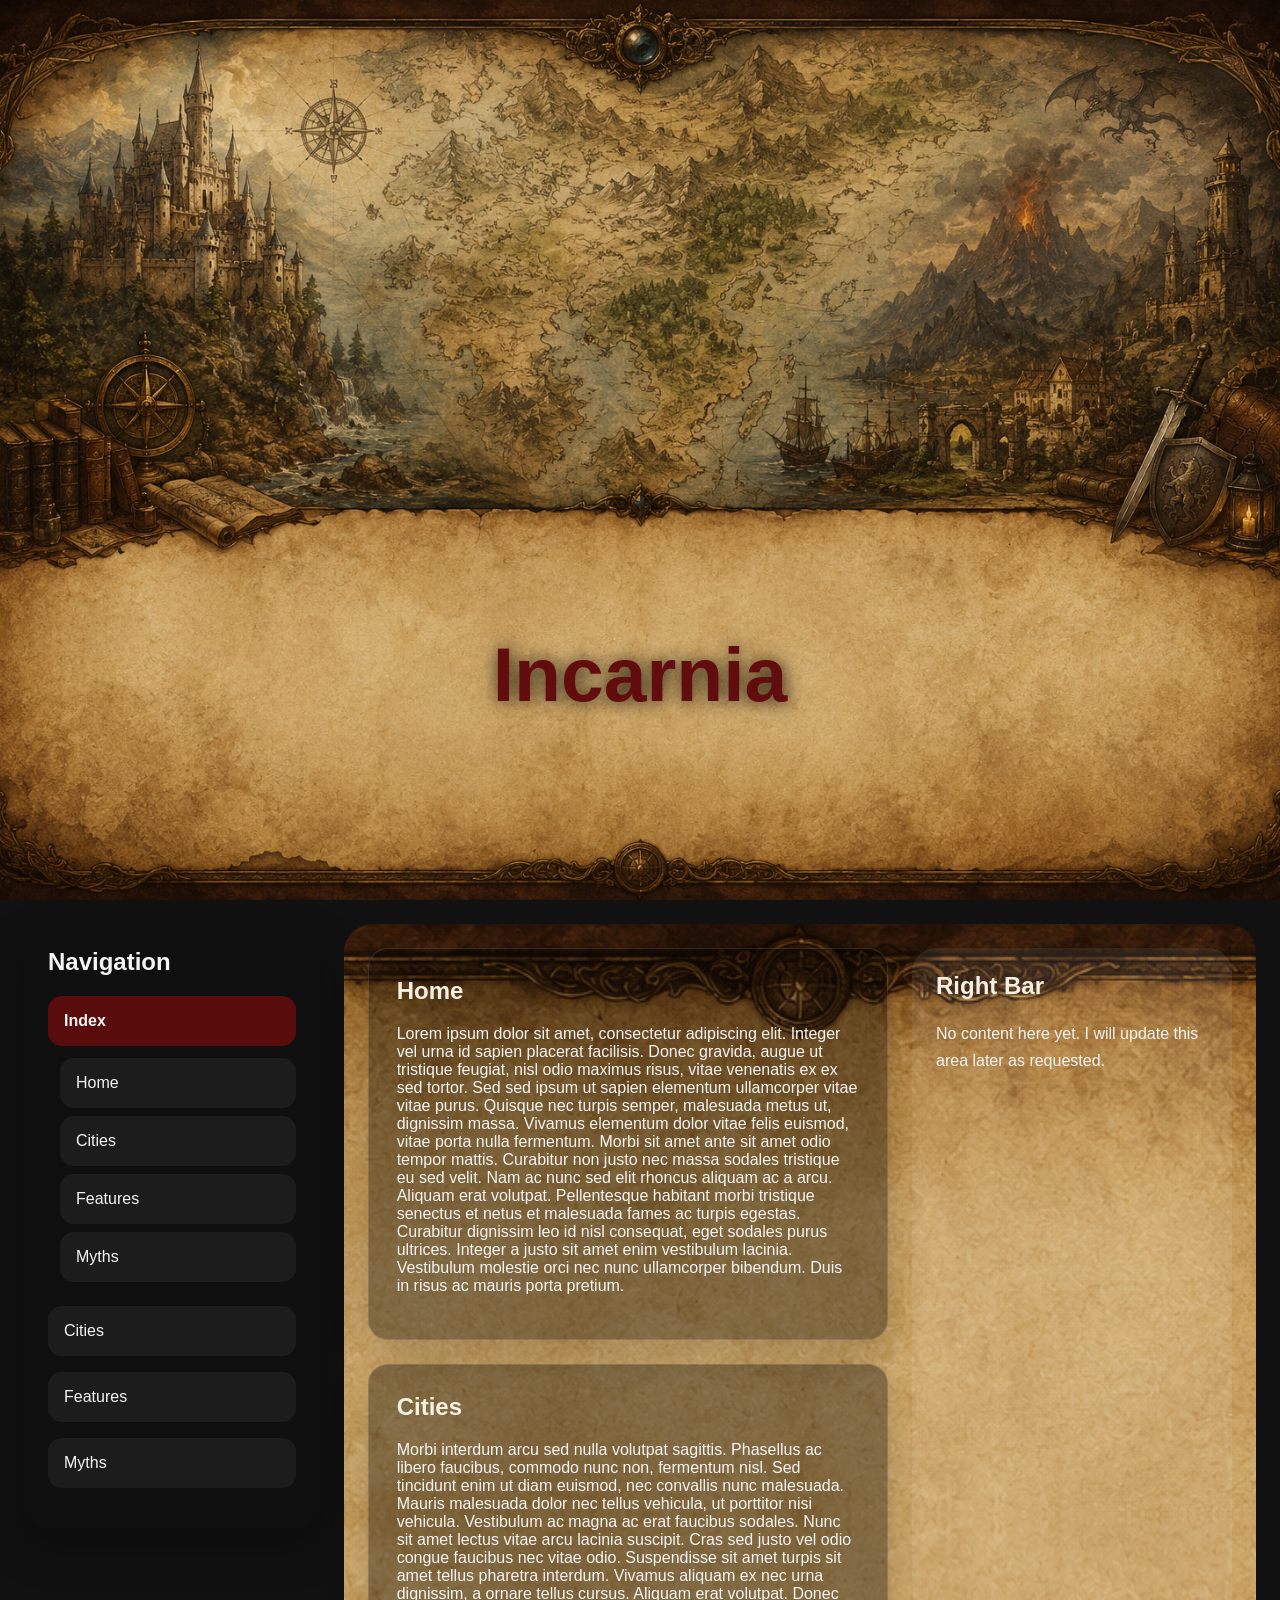
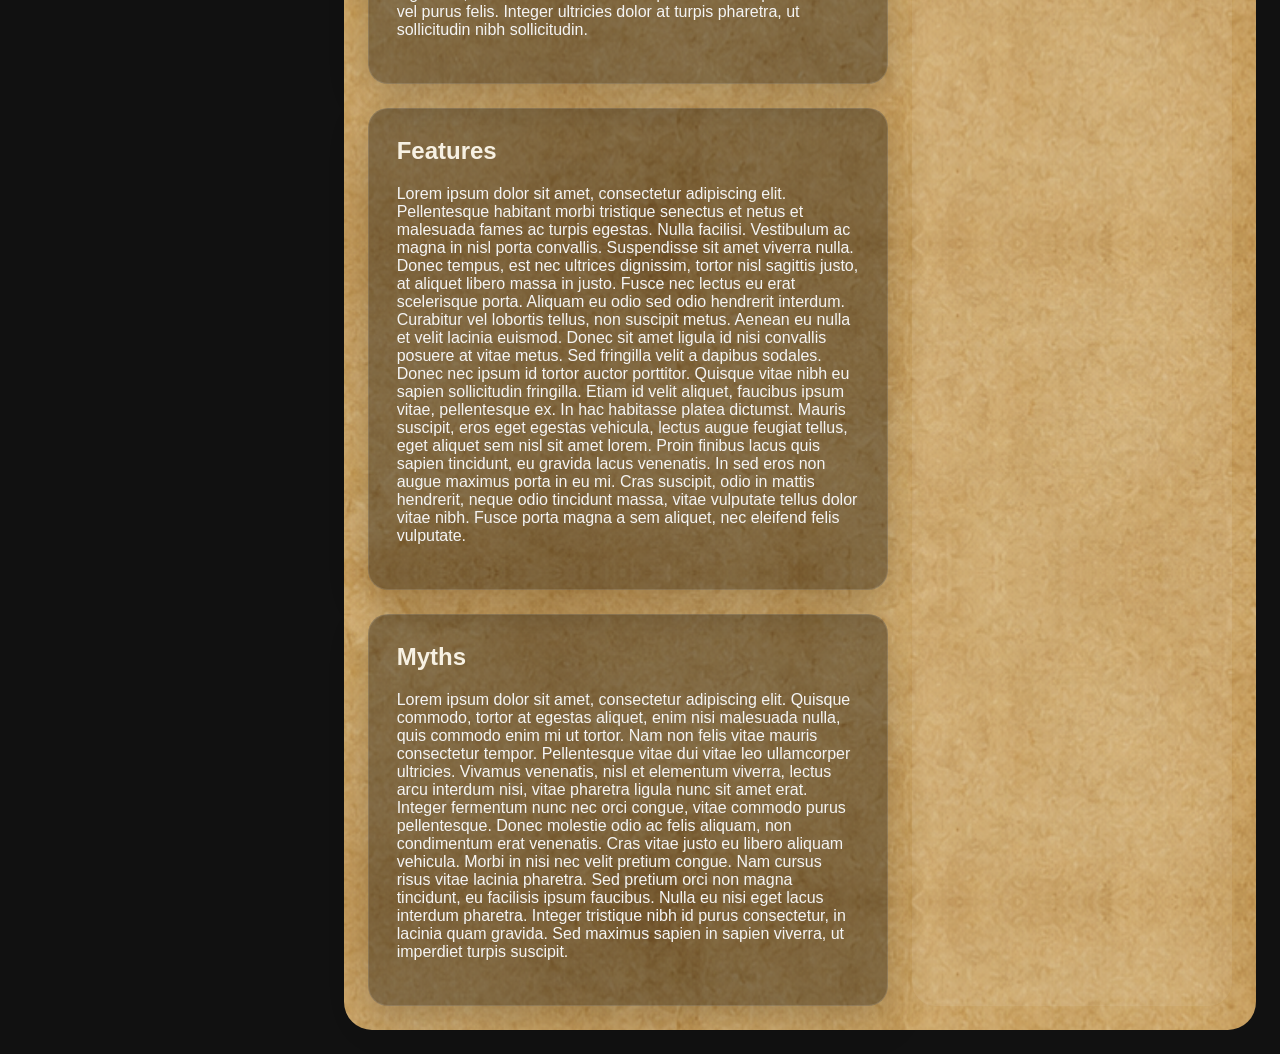
<file: index.html>
<!DOCTYPE html>
<html lang="en">
<head>
  <meta charset="UTF-8">
  <meta name="viewport" content="width=device-width, initial-scale=1.0">
  <title>Incarnia Worldbuilding</title>
  <link rel="stylesheet" href="index.css">
  <script defer src="script.js"></script>
</head>
<body>
  <header class="header">
    <h1>Incarnia</h1>
  </header>

  <main class="main">
    <aside class="sidebar left-sidebar">
      <nav class="page-nav">
        <h2>Navigation</h2>
        <ul class="page-list">
          <li>
            <a class="active" href="index.html">Index</a>
            <ul class="sub-list open">
              <li><button type="button" data-target="home">Home</button></li>
              <li><button type="button" data-target="cities">Cities</button></li>
              <li><button type="button" data-target="features">Features</button></li>
              <li><button type="button" data-target="myths">Myths</button></li>
            </ul>
          </li>
          <li><a href="cities.html">Cities</a></li>
          <li><a href="features.html">Features</a></li>
          <li><a href="myths.html">Myths</a></li>
        </ul>
      </nav>
    </aside>

    <section class="content-shell" id="contentShell">
      <div class="center-column">
        <section id="home" class="content-panel">
          <h2>Home</h2>
          <p>Lorem ipsum dolor sit amet, consectetur adipiscing elit. Integer vel urna id sapien placerat facilisis. Donec gravida, augue ut tristique feugiat, nisl odio maximus risus, vitae venenatis ex ex sed tortor. Sed sed ipsum ut sapien elementum ullamcorper vitae vitae purus. Quisque nec turpis semper, malesuada metus ut, dignissim massa. Vivamus elementum dolor vitae felis euismod, vitae porta nulla fermentum. Morbi sit amet ante sit amet odio tempor mattis. Curabitur non justo nec massa sodales tristique eu sed velit. Nam ac nunc sed elit rhoncus aliquam ac a arcu. Aliquam erat volutpat. Pellentesque habitant morbi tristique senectus et netus et malesuada fames ac turpis egestas. Curabitur dignissim leo id nisl consequat, eget sodales purus ultrices. Integer a justo sit amet enim vestibulum lacinia. Vestibulum molestie orci nec nunc ullamcorper bibendum. Duis in risus ac mauris porta pretium.</p>
        </section>

        <section id="cities" class="content-panel">
          <h2>Cities</h2>
          <p>Morbi interdum arcu sed nulla volutpat sagittis. Phasellus ac libero faucibus, commodo nunc non, fermentum nisl. Sed tincidunt enim ut diam euismod, nec convallis nunc malesuada. Mauris malesuada dolor nec tellus vehicula, ut porttitor nisi vehicula. Vestibulum ac magna ac erat faucibus sodales. Nunc sit amet lectus vitae arcu lacinia suscipit. Cras sed justo vel odio congue faucibus nec vitae odio. Suspendisse sit amet turpis sit amet tellus pharetra interdum. Vivamus aliquam ex nec urna dignissim, a ornare tellus cursus. Aliquam erat volutpat. Donec vel purus felis. Integer ultricies dolor at turpis pharetra, ut sollicitudin nibh sollicitudin.</p>
        </section>

        <section id="features" class="content-panel">
          <h2>Features</h2>
          <p>Lorem ipsum dolor sit amet, consectetur adipiscing elit. Pellentesque habitant morbi tristique senectus et netus et malesuada fames ac turpis egestas. Nulla facilisi. Vestibulum ac magna in nisl porta convallis. Suspendisse sit amet viverra nulla. Donec tempus, est nec ultrices dignissim, tortor nisl sagittis justo, at aliquet libero massa in justo. Fusce nec lectus eu erat scelerisque porta. Aliquam eu odio sed odio hendrerit interdum. Curabitur vel lobortis tellus, non suscipit metus. Aenean eu nulla et velit lacinia euismod. Donec sit amet ligula id nisi convallis posuere at vitae metus. Sed fringilla velit a dapibus sodales. Donec nec ipsum id tortor auctor porttitor. Quisque vitae nibh eu sapien sollicitudin fringilla. Etiam id velit aliquet, faucibus ipsum vitae, pellentesque ex. In hac habitasse platea dictumst. Mauris suscipit, eros eget egestas vehicula, lectus augue feugiat tellus, eget aliquet sem nisl sit amet lorem. Proin finibus lacus quis sapien tincidunt, eu gravida lacus venenatis. In sed eros non augue maximus porta in eu mi. Cras suscipit, odio in mattis hendrerit, neque odio tincidunt massa, vitae vulputate tellus dolor vitae nibh. Fusce porta magna a sem aliquet, nec eleifend felis vulputate.</p>
        </section>

        <section id="myths" class="content-panel">
          <h2>Myths</h2>
          <p>Lorem ipsum dolor sit amet, consectetur adipiscing elit. Quisque commodo, tortor at egestas aliquet, enim nisi malesuada nulla, quis commodo enim mi ut tortor. Nam non felis vitae mauris consectetur tempor. Pellentesque vitae dui vitae leo ullamcorper ultricies. Vivamus venenatis, nisl et elementum viverra, lectus arcu interdum nisi, vitae pharetra ligula nunc sit amet erat. Integer fermentum nunc nec orci congue, vitae commodo purus pellentesque. Donec molestie odio ac felis aliquam, non condimentum erat venenatis. Cras vitae justo eu libero aliquam vehicula. Morbi in nisi nec velit pretium congue. Nam cursus risus vitae lacinia pharetra. Sed pretium orci non magna tincidunt, eu facilisis ipsum faucibus. Nulla eu nisi eget lacus interdum pharetra. Integer tristique nibh id purus consectetur, in lacinia quam gravida. Sed maximus sapien in sapien viverra, ut imperdiet turpis suscipit.</p>
        </section>
      </div>

      <aside class="right-sidebar">
        <div class="sidebar-panel">
          <h2>Right Bar</h2>
          <p>No content here yet. I will update this area later as requested.</p>
        </div>
      </aside>
    </section>
  </main>
</body>
</html>
</file>
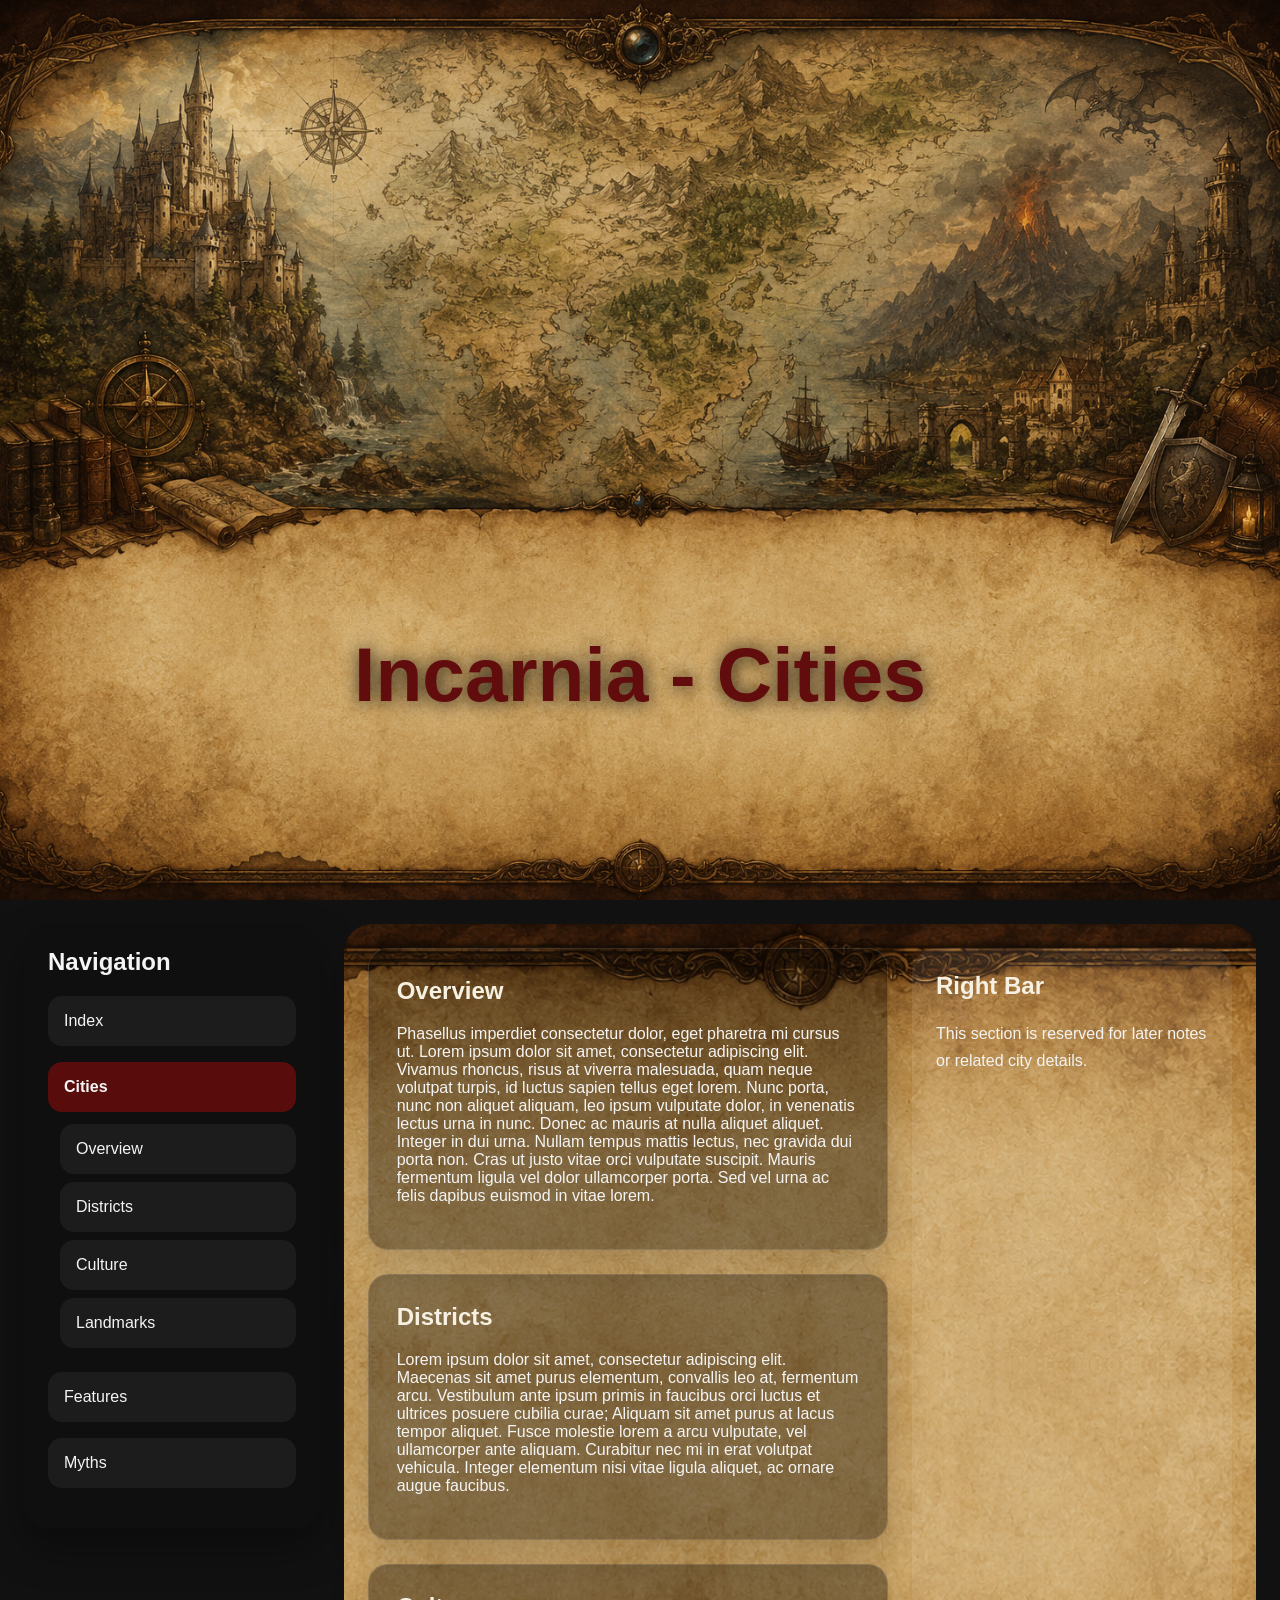
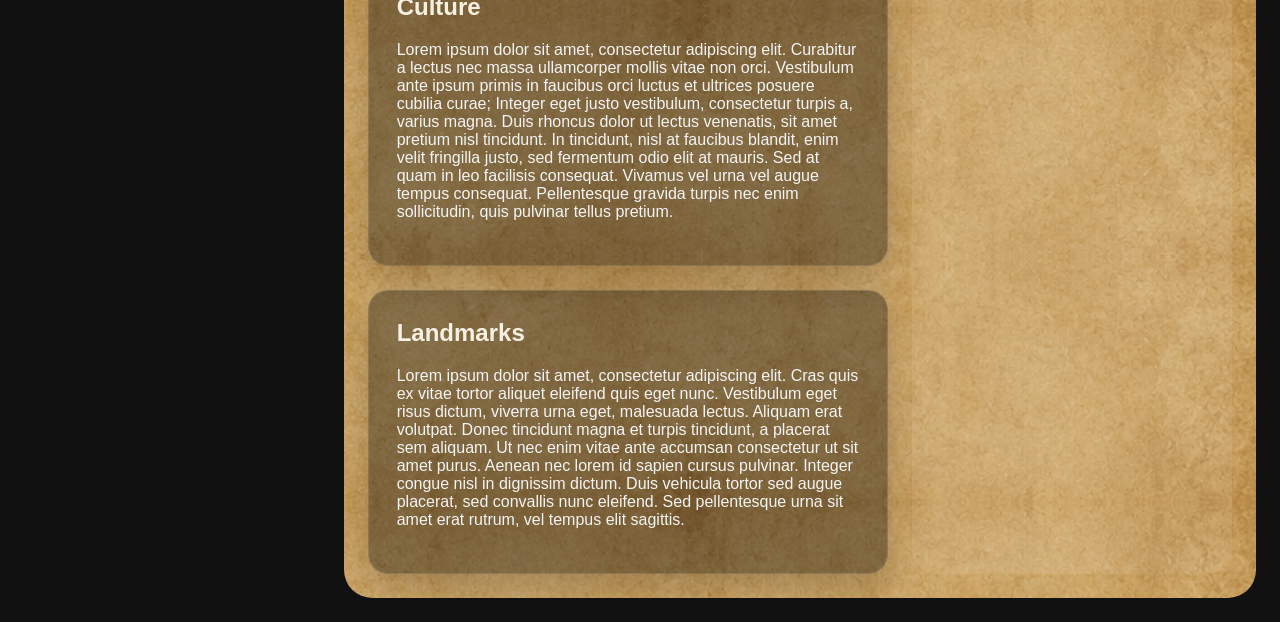
<file: cities.html>
<!DOCTYPE html>
<html lang="en">
<head>
  <meta charset="UTF-8">
  <meta name="viewport" content="width=device-width, initial-scale=1.0">
  <title>Incarnia - Cities</title>
  <link rel="stylesheet" href="index.css">
  <script defer src="script.js"></script>
</head>
<body>
  <header class="header">
    <h1>Incarnia - Cities</h1>
  </header>

  <main class="main">
    <aside class="sidebar left-sidebar">
      <nav class="page-nav">
        <h2>Navigation</h2>
        <ul class="page-list">
          <li><a href="index.html">Index</a></li>
          <li>
            <a class="active" href="cities.html">Cities</a>
            <ul class="sub-list open">
              <li><button type="button" data-target="overview">Overview</button></li>
              <li><button type="button" data-target="districts">Districts</button></li>
              <li><button type="button" data-target="culture">Culture</button></li>
              <li><button type="button" data-target="landmarks">Landmarks</button></li>
            </ul>
          </li>
          <li><a href="features.html">Features</a></li>
          <li><a href="myths.html">Myths</a></li>
        </ul>
      </nav>
    </aside>

    <section class="content-shell" id="contentShell">
      <div class="center-column">
        <section id="overview" class="content-panel">
          <h2>Overview</h2>
          <p>Phasellus imperdiet consectetur dolor, eget pharetra mi cursus ut. Lorem ipsum dolor sit amet, consectetur adipiscing elit. Vivamus rhoncus, risus at viverra malesuada, quam neque volutpat turpis, id luctus sapien tellus eget lorem. Nunc porta, nunc non aliquet aliquam, leo ipsum vulputate dolor, in venenatis lectus urna in nunc. Donec ac mauris at nulla aliquet aliquet. Integer in dui urna. Nullam tempus mattis lectus, nec gravida dui porta non. Cras ut justo vitae orci vulputate suscipit. Mauris fermentum ligula vel dolor ullamcorper porta. Sed vel urna ac felis dapibus euismod in vitae lorem.</p>
        </section>

        <section id="districts" class="content-panel">
          <h2>Districts</h2>
          <p>Lorem ipsum dolor sit amet, consectetur adipiscing elit. Maecenas sit amet purus elementum, convallis leo at, fermentum arcu. Vestibulum ante ipsum primis in faucibus orci luctus et ultrices posuere cubilia curae; Aliquam sit amet purus at lacus tempor aliquet. Fusce molestie lorem a arcu vulputate, vel ullamcorper ante aliquam. Curabitur nec mi in erat volutpat vehicula. Integer elementum nisi vitae ligula aliquet, ac ornare augue faucibus.</p>
        </section>

        <section id="culture" class="content-panel">
          <h2>Culture</h2>
          <p>Lorem ipsum dolor sit amet, consectetur adipiscing elit. Curabitur a lectus nec massa ullamcorper mollis vitae non orci. Vestibulum ante ipsum primis in faucibus orci luctus et ultrices posuere cubilia curae; Integer eget justo vestibulum, consectetur turpis a, varius magna. Duis rhoncus dolor ut lectus venenatis, sit amet pretium nisl tincidunt. In tincidunt, nisl at faucibus blandit, enim velit fringilla justo, sed fermentum odio elit at mauris. Sed at quam in leo facilisis consequat. Vivamus vel urna vel augue tempus consequat. Pellentesque gravida turpis nec enim sollicitudin, quis pulvinar tellus pretium.</p>
        </section>

        <section id="landmarks" class="content-panel">
          <h2>Landmarks</h2>
          <p>Lorem ipsum dolor sit amet, consectetur adipiscing elit. Cras quis ex vitae tortor aliquet eleifend quis eget nunc. Vestibulum eget risus dictum, viverra urna eget, malesuada lectus. Aliquam erat volutpat. Donec tincidunt magna et turpis tincidunt, a placerat sem aliquam. Ut nec enim vitae ante accumsan consectetur ut sit amet purus. Aenean nec lorem id sapien cursus pulvinar. Integer congue nisl in dignissim dictum. Duis vehicula tortor sed augue placerat, sed convallis nunc eleifend. Sed pellentesque urna sit amet erat rutrum, vel tempus elit sagittis.</p>
        </section>
      </div>

      <aside class="right-sidebar">
        <div class="sidebar-panel">
          <h2>Right Bar</h2>
          <p>This section is reserved for later notes or related city details.</p>
        </div>
      </aside>
    </section>
  </main>
</body>
</html>
</file>
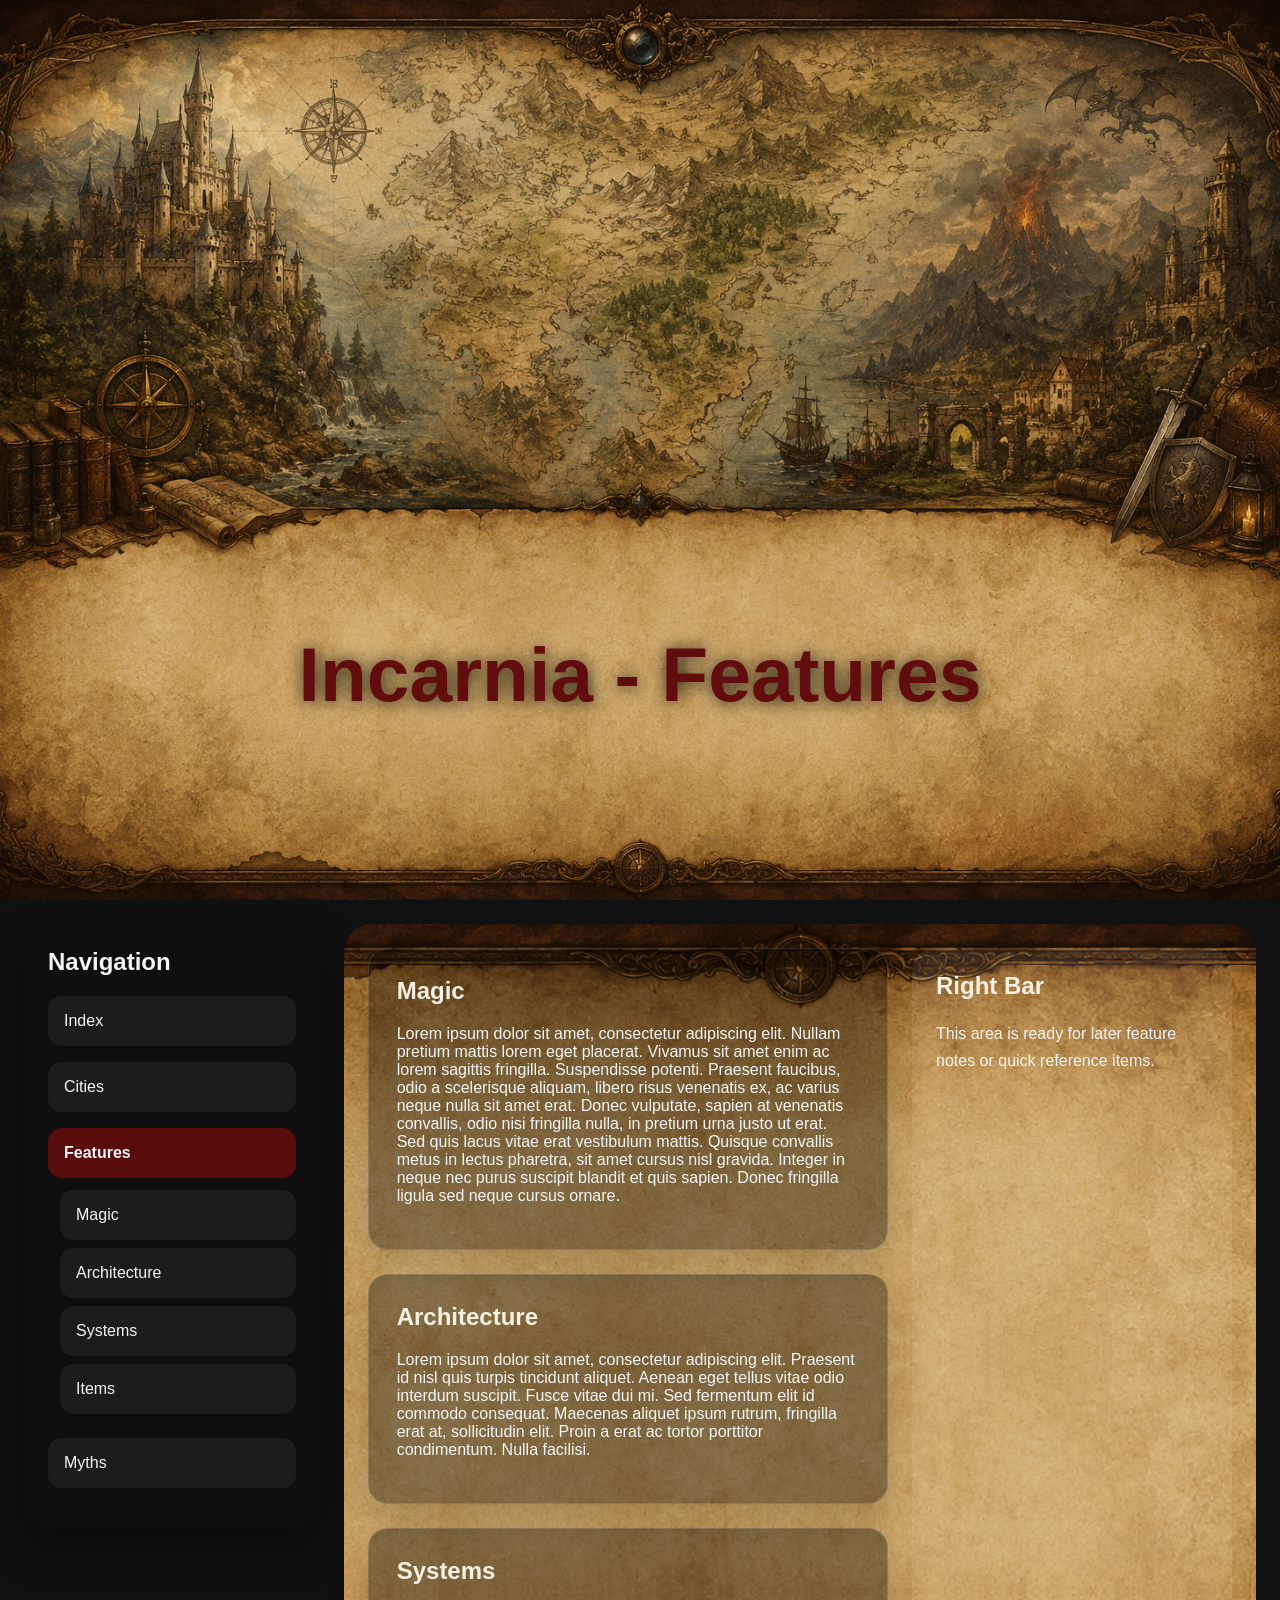
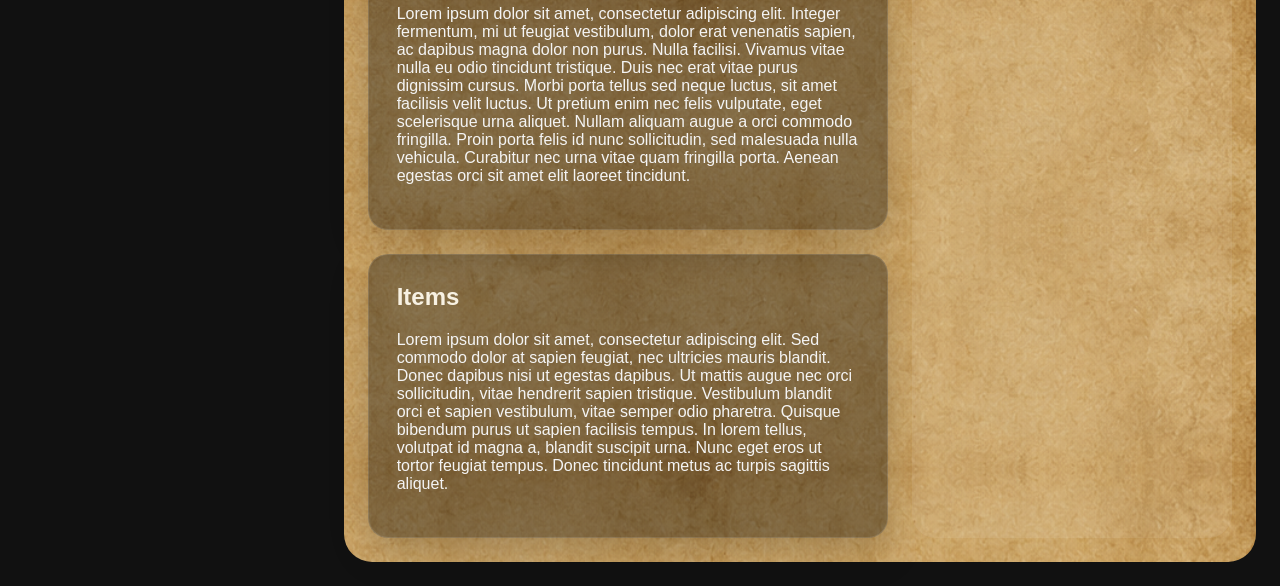
<file: features.html>
﻿<!DOCTYPE html>
<html lang="en">
<head>
  <meta charset="UTF-8">
  <meta name="viewport" content="width=device-width, initial-scale=1.0">
  <title>Incarnia - Features</title>
  <link rel="stylesheet" href="index.css">
  <script defer src="script.js"></script>
</head>
<body>
  <header class="header">
    <h1>Incarnia - Features</h1>
  </header>

  <main class="main">
    <aside class="sidebar left-sidebar">
      <nav class="page-nav">
        <h2>Navigation</h2>
        <ul class="page-list">
          <li><a href="index.html">Index</a></li>
          <li><a href="cities.html">Cities</a></li>
          <li>
            <a class="active" href="features.html">Features</a>
            <ul class="sub-list open">
              <li><button type="button" data-target="magic">Magic</button></li>
              <li><button type="button" data-target="architecture">Architecture</button></li>
              <li><button type="button" data-target="systems">Systems</button></li>
              <li><button type="button" data-target="items">Items</button></li>
            </ul>
          </li>
          <li><a href="myths.html">Myths</a></li>
        </ul>
      </nav>
    </aside>

    <section class="content-shell" id="contentShell">
      <div class="center-column">
        <section id="magic" class="content-panel">
          <h2>Magic</h2>
          <p>Lorem ipsum dolor sit amet, consectetur adipiscing elit. Nullam pretium mattis lorem eget placerat. Vivamus sit amet enim ac lorem sagittis fringilla. Suspendisse potenti. Praesent faucibus, odio a scelerisque aliquam, libero risus venenatis ex, ac varius neque nulla sit amet erat. Donec vulputate, sapien at venenatis convallis, odio nisi fringilla nulla, in pretium urna justo ut erat. Sed quis lacus vitae erat vestibulum mattis. Quisque convallis metus in lectus pharetra, sit amet cursus nisl gravida. Integer in neque nec purus suscipit blandit et quis sapien. Donec fringilla ligula sed neque cursus ornare.</p>
        </section>

        <section id="architecture" class="content-panel">
          <h2>Architecture</h2>
          <p>Lorem ipsum dolor sit amet, consectetur adipiscing elit. Praesent id nisl quis turpis tincidunt aliquet. Aenean eget tellus vitae odio interdum suscipit. Fusce vitae dui mi. Sed fermentum elit id commodo consequat. Maecenas aliquet ipsum rutrum, fringilla erat at, sollicitudin elit. Proin a erat ac tortor porttitor condimentum. Nulla facilisi.</p>
        </section>

        <section id="systems" class="content-panel">
          <h2>Systems</h2>
          <p>Lorem ipsum dolor sit amet, consectetur adipiscing elit. Integer fermentum, mi ut feugiat vestibulum, dolor erat venenatis sapien, ac dapibus magna dolor non purus. Nulla facilisi. Vivamus vitae nulla eu odio tincidunt tristique. Duis nec erat vitae purus dignissim cursus. Morbi porta tellus sed neque luctus, sit amet facilisis velit luctus. Ut pretium enim nec felis vulputate, eget scelerisque urna aliquet. Nullam aliquam augue a orci commodo fringilla. Proin porta felis id nunc sollicitudin, sed malesuada nulla vehicula. Curabitur nec urna vitae quam fringilla porta. Aenean egestas orci sit amet elit laoreet tincidunt.</p>
        </section>

        <section id="items" class="content-panel">
          <h2>Items</h2>
          <p>Lorem ipsum dolor sit amet, consectetur adipiscing elit. Sed commodo dolor at sapien feugiat, nec ultricies mauris blandit. Donec dapibus nisi ut egestas dapibus. Ut mattis augue nec orci sollicitudin, vitae hendrerit sapien tristique. Vestibulum blandit orci et sapien vestibulum, vitae semper odio pharetra. Quisque bibendum purus ut sapien facilisis tempus. In lorem tellus, volutpat id magna a, blandit suscipit urna. Nunc eget eros ut tortor feugiat tempus. Donec tincidunt metus ac turpis sagittis aliquet.</p>
        </section>
      </div>

      <aside class="right-sidebar">
        <div class="sidebar-panel">
          <h2>Right Bar</h2>
          <p>This area is ready for later feature notes or quick reference items.</p>
        </div>
      </aside>
    </section>
  </main>
</body>
</html>
</file>
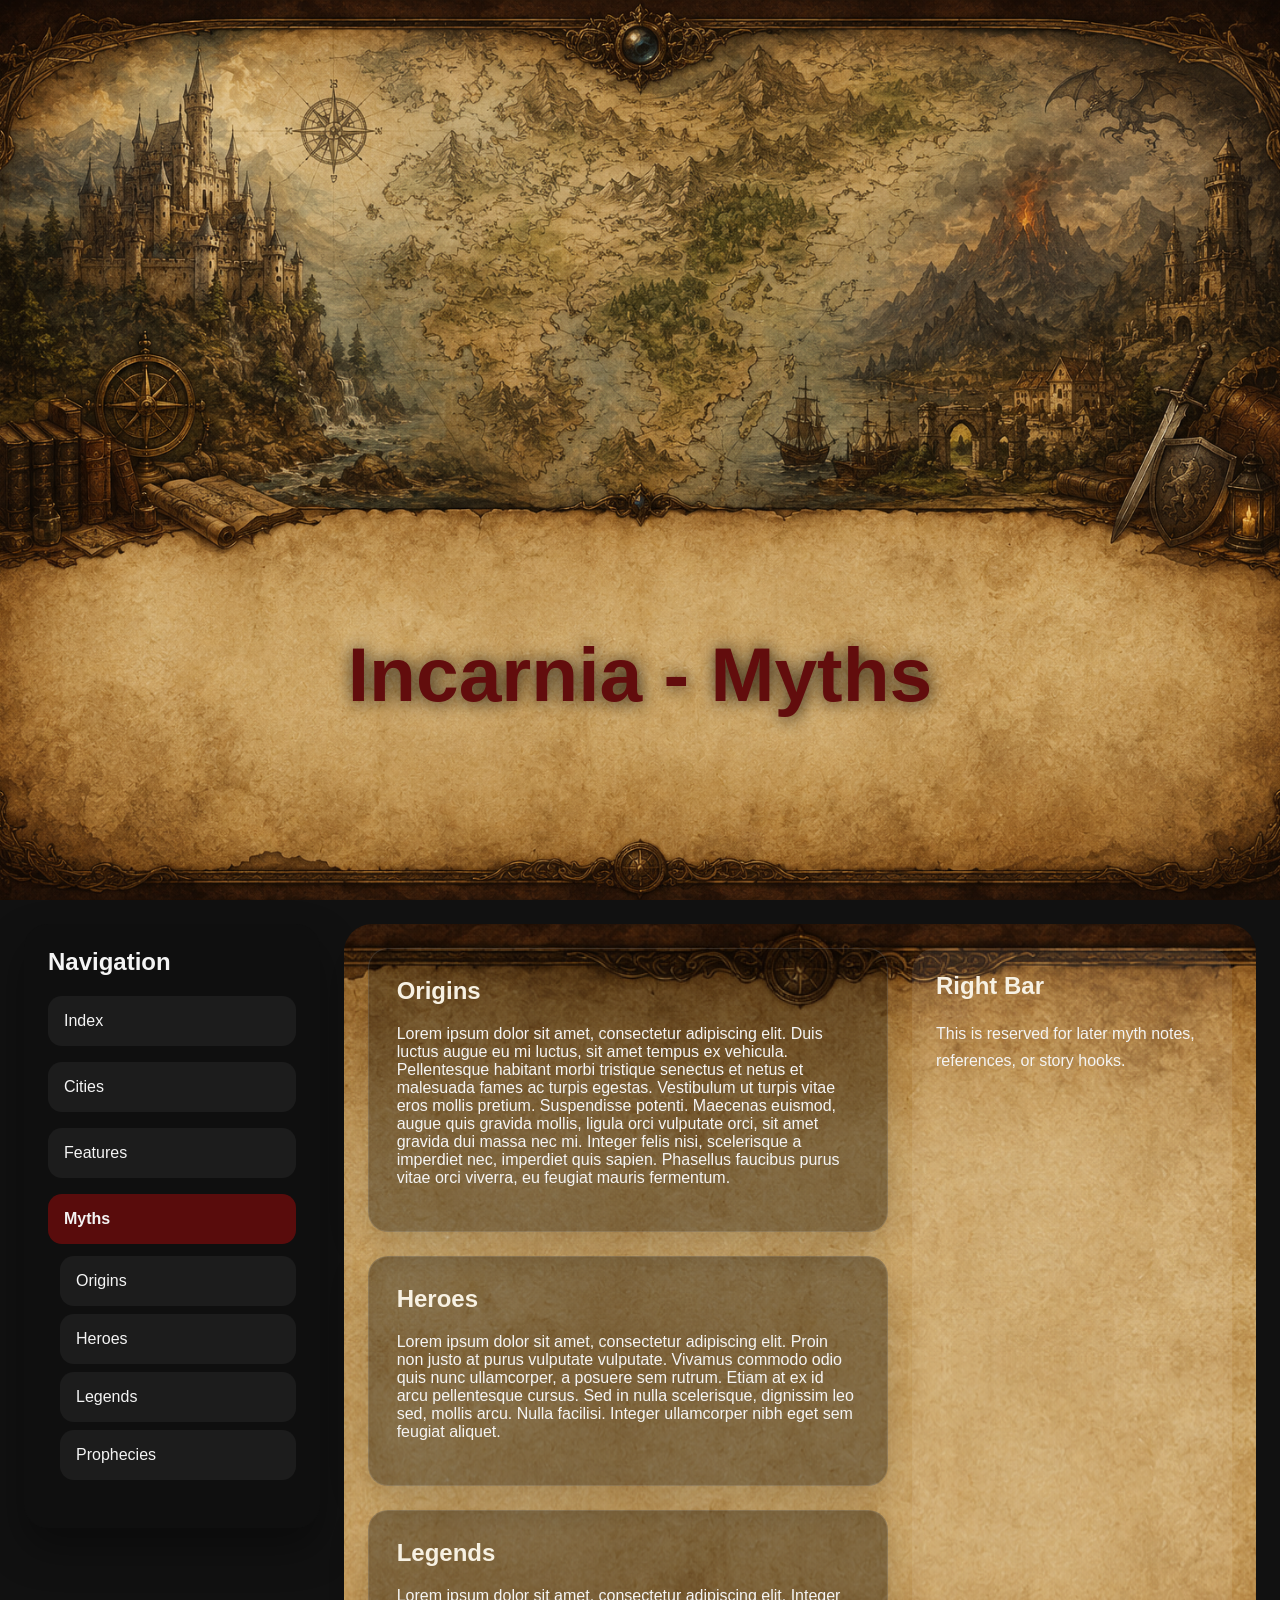
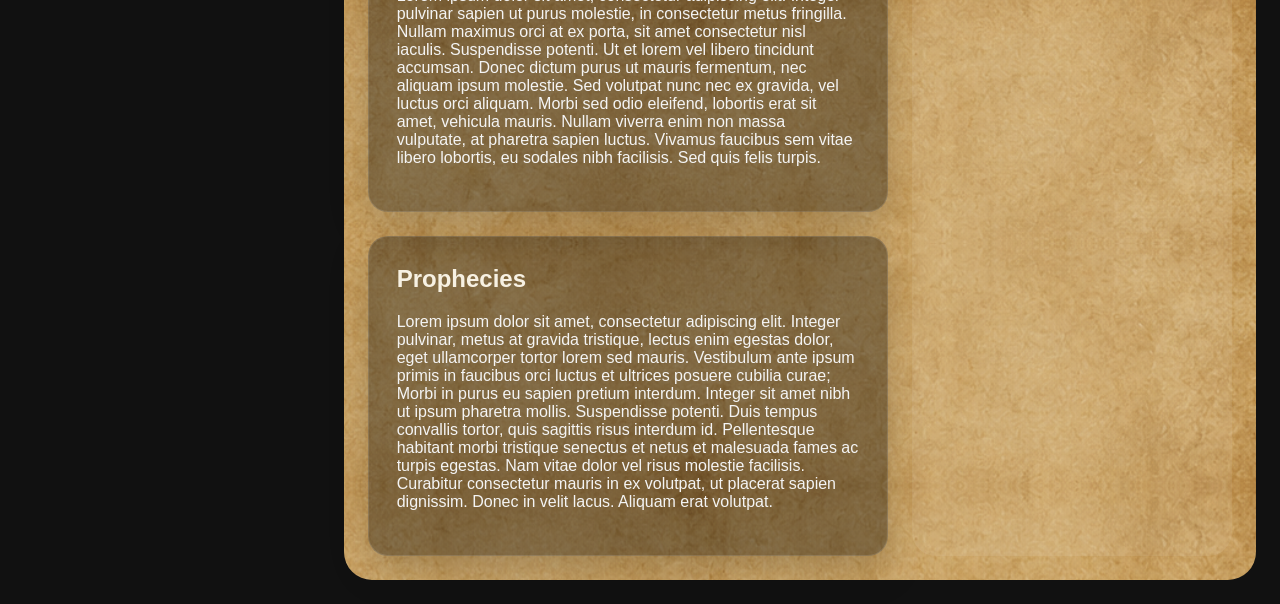
<file: myths.html>
﻿<!DOCTYPE html>
<html lang="en">
<head>
  <meta charset="UTF-8">
  <meta name="viewport" content="width=device-width, initial-scale=1.0">
  <title>Incarnia - Myths</title>
  <link rel="stylesheet" href="index.css">
  <script defer src="script.js"></script>
</head>
<body>
  <header class="header">
    <h1>Incarnia - Myths</h1>
  </header>

  <main class="main">
    <aside class="sidebar left-sidebar">
      <nav class="page-nav">
        <h2>Navigation</h2>
        <ul class="page-list">
          <li><a href="index.html">Index</a></li>
          <li><a href="cities.html">Cities</a></li>
          <li><a href="features.html">Features</a></li>
          <li>
            <a class="active" href="myths.html">Myths</a>
            <ul class="sub-list open">
              <li><button type="button" data-target="origins">Origins</button></li>
              <li><button type="button" data-target="heroes">Heroes</button></li>
              <li><button type="button" data-target="legends">Legends</button></li>
              <li><button type="button" data-target="prophecies">Prophecies</button></li>
            </ul>
          </li>
        </ul>
      </nav>
    </aside>

    <section class="content-shell" id="contentShell">
      <div class="center-column">
        <section id="origins" class="content-panel">
          <h2>Origins</h2>
          <p>Lorem ipsum dolor sit amet, consectetur adipiscing elit. Duis luctus augue eu mi luctus, sit amet tempus ex vehicula. Pellentesque habitant morbi tristique senectus et netus et malesuada fames ac turpis egestas. Vestibulum ut turpis vitae eros mollis pretium. Suspendisse potenti. Maecenas euismod, augue quis gravida mollis, ligula orci vulputate orci, sit amet gravida dui massa nec mi. Integer felis nisi, scelerisque a imperdiet nec, imperdiet quis sapien. Phasellus faucibus purus vitae orci viverra, eu feugiat mauris fermentum.</p>
        </section>

        <section id="heroes" class="content-panel">
          <h2>Heroes</h2>
          <p>Lorem ipsum dolor sit amet, consectetur adipiscing elit. Proin non justo at purus vulputate vulputate. Vivamus commodo odio quis nunc ullamcorper, a posuere sem rutrum. Etiam at ex id arcu pellentesque cursus. Sed in nulla scelerisque, dignissim leo sed, mollis arcu. Nulla facilisi. Integer ullamcorper nibh eget sem feugiat aliquet.</p>
        </section>

        <section id="legends" class="content-panel">
          <h2>Legends</h2>
          <p>Lorem ipsum dolor sit amet, consectetur adipiscing elit. Integer pulvinar sapien ut purus molestie, in consectetur metus fringilla. Nullam maximus orci at ex porta, sit amet consectetur nisl iaculis. Suspendisse potenti. Ut et lorem vel libero tincidunt accumsan. Donec dictum purus ut mauris fermentum, nec aliquam ipsum molestie. Sed volutpat nunc nec ex gravida, vel luctus orci aliquam. Morbi sed odio eleifend, lobortis erat sit amet, vehicula mauris. Nullam viverra enim non massa vulputate, at pharetra sapien luctus. Vivamus faucibus sem vitae libero lobortis, eu sodales nibh facilisis. Sed quis felis turpis.</p>
        </section>

        <section id="prophecies" class="content-panel">
          <h2>Prophecies</h2>
          <p>Lorem ipsum dolor sit amet, consectetur adipiscing elit. Integer pulvinar, metus at gravida tristique, lectus enim egestas dolor, eget ullamcorper tortor lorem sed mauris. Vestibulum ante ipsum primis in faucibus orci luctus et ultrices posuere cubilia curae; Morbi in purus eu sapien pretium interdum. Integer sit amet nibh ut ipsum pharetra mollis. Suspendisse potenti. Duis tempus convallis tortor, quis sagittis risus interdum id. Pellentesque habitant morbi tristique senectus et netus et malesuada fames ac turpis egestas. Nam vitae dolor vel risus molestie facilisis. Curabitur consectetur mauris in ex volutpat, ut placerat sapien dignissim. Donec in velit lacus. Aliquam erat volutpat.</p>
        </section>
      </div>

      <aside class="right-sidebar">
        <div class="sidebar-panel">
          <h2>Right Bar</h2>
          <p>This is reserved for later myth notes, references, or story hooks.</p>
        </div>
      </aside>
    </section>
  </main>
</body>
</html>
</file>
<file: index.css>
* {
    box-sizing: border-box;
}

body {
    margin: 0;
    padding: 0;
    min-height: 100vh;
    overflow-x: hidden;
    background-color: #111;
    color: #f4f4f4;
    font-family: 'Segoe UI', Tahoma, Geneva, Verdana, sans-serif;
}

.header {
    display: flex;
    align-items: center;
    justify-content: center;
    width: 100%;
    min-height: 100vh;
    padding: 3rem 1rem;
    text-align: center;
    background-image: url("./castleTop.png");
    background-size: cover;
    background-position: center center;
    background-repeat: no-repeat;
    background-color: #050505;
}

.header h1 {
    margin-top: 500px;
    font-size: clamp(2.6rem, 6vw, 5rem);
    color: rgb(98, 13, 13);
    text-shadow: 1px 1px 18px rgba(0, 0, 0, 0.85);
    opacity: 0;
    animation: floatIn 1.2s ease forwards;
}

@keyframes floatIn {
    from {
        opacity: 0;
        transform: translateY(24px);
    }
    to {
        opacity: 1;
        transform: translateY(0);
    }
}

@keyframes fadeInUp {
    from {
        opacity: 0;
        transform: translateY(18px);
    }
    to {
        opacity: 1;
        transform: translateY(0);
    }
}

@keyframes fadeInRight {
    from {
        opacity: 0;
        transform: translateX(18px);
    }
    to {
        opacity: 1;
        transform: translateX(0);
    }
}

@keyframes subtlePulse {
    0%, 100% {
        transform: translateY(0);
    }
    50% {
        transform: translateY(-3px);
    }
}

.revealable {
    opacity: 0;
    transform: translateY(18px);
    transition: opacity 0.65s ease var(--reveal-delay, 0ms), transform 0.65s ease var(--reveal-delay, 0ms);
}

.reveal-visible {
    opacity: 1;
    transform: translateY(0);
}

.main {
    display: flex;
    gap: 24px;
    padding: 24px;
}

.sidebar {
    width: min(23rem, 24%);
    background: rgba(15, 15, 15, 0.94);
    padding: 24px;
    border-radius: 24px;
    box-shadow: 0 20px 40px rgba(0, 0, 0, 0.35);
    position: sticky;
    top: 1rem;
    align-self: flex-start;
}

.page-nav h2 {
    margin-top: 0;
}

.page-list,
.sub-list {
    list-style: none;
    padding: 0;
    margin: 0;
}

.page-list > li {
    margin-bottom: 1rem;
}

.page-list a,
.sub-list button {
    display: block;
    width: 100%;
    border: none;
    text-align: left;
    padding: 1rem 1rem;
    border-radius: 14px;
    background: rgba(255, 255, 255, 0.06);
    color: inherit;
    text-decoration: none;
    cursor: pointer;
    font-size: 1rem;
    transition: background 0.2s ease, transform 0.2s ease;
}

.page-list a:hover,
.sub-list button:hover,
.page-list a.active {
    background: rgba(98, 13, 13, 0.9);
}

.page-list a.active {
    font-weight: 700;
}

.sub-list {
    margin-top: 0.75rem;
    padding-left: 0.75rem;
    max-height: 0;
    overflow: hidden;
    transition: max-height 0.25s ease;
}

.sub-list.open {
    max-height: 500px;
}

.sub-list button {
    margin-bottom: 0.5rem;
}

.sub-list button:hover {
    background: rgba(255, 255, 255, 0.14);
    transform: translateX(2px);
}

.content-shell {
    flex: 1;
    display: flex;
    gap: 24px;
    padding: 24px;
    background-image: url("./borderedPaper.png");
    background-size: cover;
    background-position: center;
    border-radius: 28px;
    min-width: 0;
}

.center-column {
    flex: 2;
    display: flex;
    flex-direction: column;
    gap: 24px;
    min-width: 0;
}

.right-sidebar {
    flex: 1;
    min-width: 20rem;
    padding: 24px;
    background: rgba(255, 255, 255, 0.08);
    border-radius: 24px;
}

.content-panel {
    padding: 28px;
    background: rgba(0, 0, 0, 0.36);
    border: 1px solid rgba(255, 255, 255, 0.12);
    border-radius: 20px;
    box-shadow: 0 15px 40px rgba(0, 0, 0, 0.2);
}

.content-panel h2,
.sidebar-panel h2 {
    margin-top: 0;
    color: #f7f1e3;
}

.sidebar-panel p {
    line-height: 1.7;
}

@media (max-width: 1100px) {
    .main {
        flex-direction: column;
        padding: 18px;
    }

    .sidebar,
    .content-shell {
        width: 100%;
        position: static;
    }

    .content-shell {
        flex-direction: column;
    }

    .right-sidebar {
        min-width: 0;
    }
}
</file>
